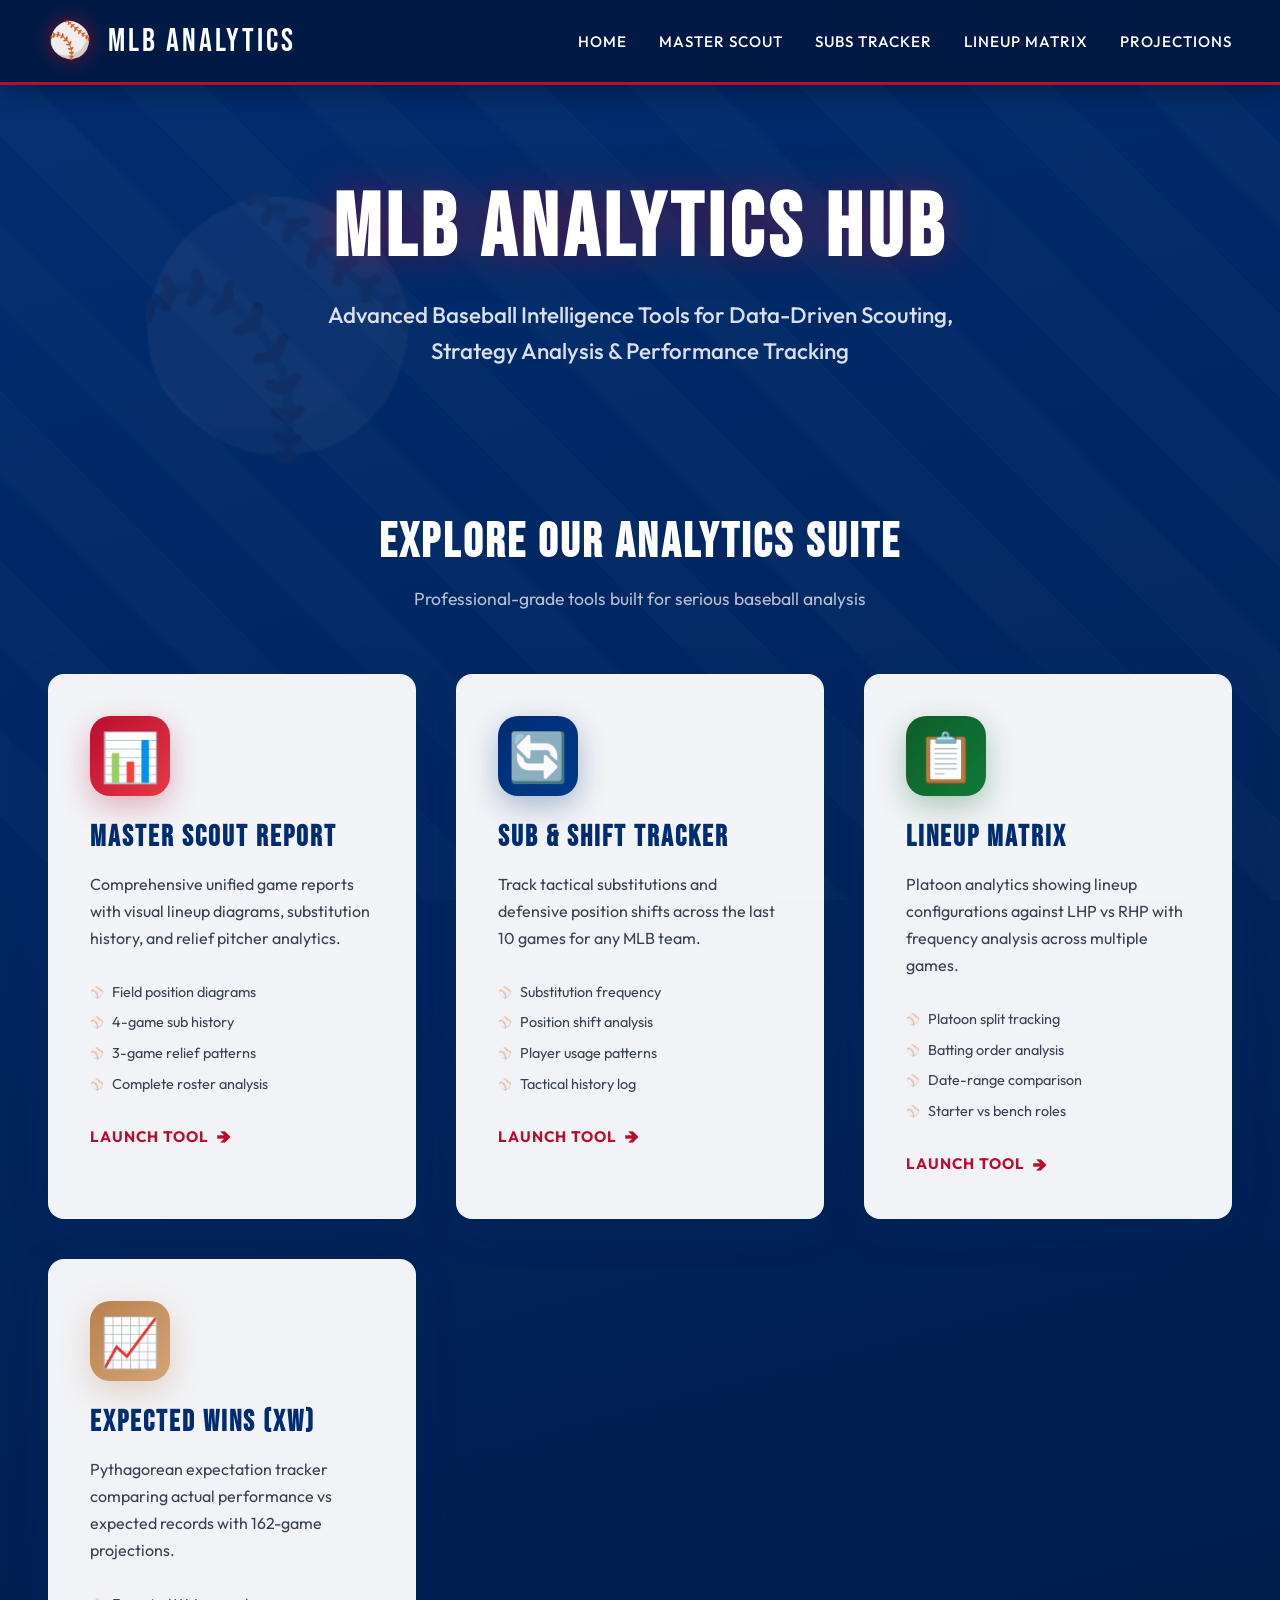
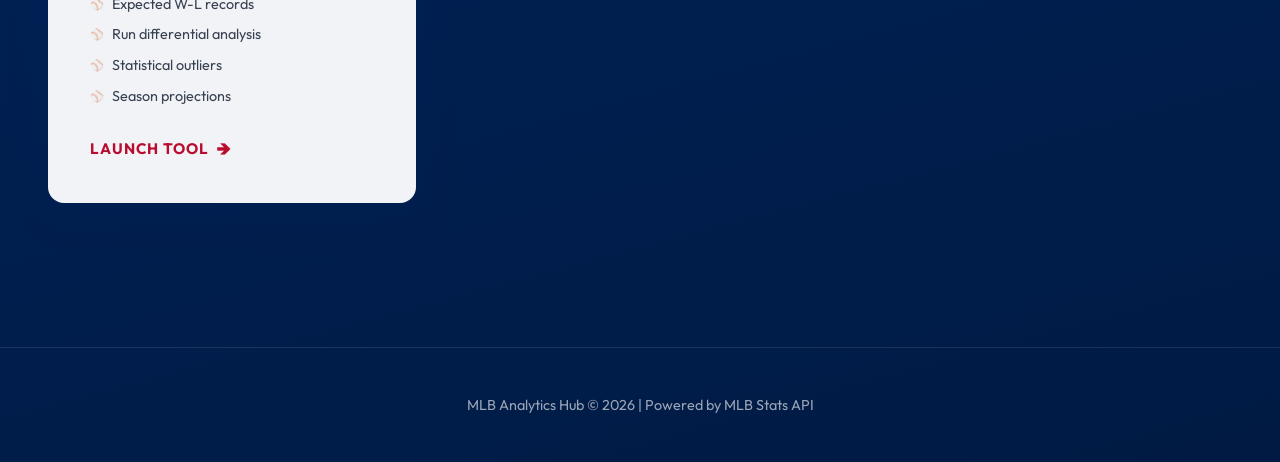
<file: new-index.html>
<!DOCTYPE html>
<html lang="en">
<head>
    <meta charset="UTF-8">
    <meta name="viewport" content="width=device-width, initial-scale=1.0">
    <title>MLB Analytics Hub - Advanced Baseball Intelligence</title>
    <link rel="preconnect" href="https://fonts.googleapis.com">
    <link rel="preconnect" href="https://fonts.gstatic.com" crossorigin>
    <link href="https://fonts.googleapis.com/css2?family=Bebas+Neue&family=Outfit:wght@400;500;700;900&display=swap" rel="stylesheet">
    <style>
        * {
            margin: 0;
            padding: 0;
            box-sizing: border-box;
        }
        
        :root {
            --mlb-navy: #002D72;
            --mlb-red: #BA0C2F;
            --grass: #0D5E2A;
            --dirt: #B8814F;
            --white: #FFFFFF;
            --off-white: #F9FAFB;
            --gray-100: #E5E7EB;
            --gray-700: #374151;
            --shadow: rgba(0, 45, 114, 0.15);
        }
        
        body {
            font-family: 'Outfit', sans-serif;
            background: linear-gradient(165deg, #002D72 0%, #001A43 100%);
            color: var(--gray-700);
            min-height: 100vh;
            position: relative;
            overflow-x: hidden;
        }
        
        /* Baseball field pattern background */
        body::before {
            content: '';
            position: fixed;
            top: 0;
            left: 0;
            right: 0;
            bottom: 0;
            background: 
                repeating-linear-gradient(
                    45deg,
                    transparent,
                    transparent 60px,
                    rgba(255, 255, 255, 0.02) 60px,
                    rgba(255, 255, 255, 0.02) 120px
                );
            pointer-events: none;
            z-index: 0;
        }
        
        /* Navigation */
        .navbar {
            position: fixed;
            top: 0;
            left: 0;
            right: 0;
            background: rgba(0, 26, 67, 0.95);
            backdrop-filter: blur(12px);
            padding: 1.2rem 3rem;
            display: flex;
            justify-content: space-between;
            align-items: center;
            z-index: 1000;
            border-bottom: 3px solid var(--mlb-red);
            box-shadow: 0 4px 30px rgba(0, 0, 0, 0.4);
        }
        
        .nav-brand {
            font-family: 'Bebas Neue', sans-serif;
            font-size: 2rem;
            color: var(--white);
            text-decoration: none;
            letter-spacing: 3px;
            display: flex;
            align-items: center;
            gap: 0.8rem;
            transition: transform 0.3s ease;
        }
        
        .nav-brand:hover {
            transform: scale(1.05);
        }
        
        .nav-brand .baseball-icon {
            font-size: 2.2rem;
            filter: drop-shadow(0 0 10px rgba(186, 12, 47, 0.6));
        }
        
        .nav-links {
            display: flex;
            list-style: none;
            gap: 2rem;
        }
        
        .nav-links a {
            color: var(--white);
            text-decoration: none;
            font-weight: 500;
            font-size: 0.95rem;
            text-transform: uppercase;
            letter-spacing: 1px;
            position: relative;
            padding: 0.5rem 0;
            transition: color 0.3s ease;
        }
        
        .nav-links a::after {
            content: '';
            position: absolute;
            bottom: 0;
            left: 0;
            width: 0;
            height: 2px;
            background: var(--mlb-red);
            transition: width 0.3s ease;
        }
        
        .nav-links a:hover,
        .nav-links a.active {
            color: var(--mlb-red);
        }
        
        .nav-links a:hover::after,
        .nav-links a.active::after {
            width: 100%;
        }
        
        .hamburger {
            display: none;
            flex-direction: column;
            gap: 5px;
            cursor: pointer;
            padding: 8px;
        }
        
        .hamburger span {
            width: 28px;
            height: 3px;
            background: var(--white);
            transition: all 0.3s ease;
            border-radius: 2px;
        }
        
        /* Hero Section */
        .hero {
            position: relative;
            margin-top: 90px;
            padding: 6rem 3rem 4rem;
            text-align: center;
            z-index: 1;
        }
        
        .hero::before {
            content: '⚾';
            position: absolute;
            top: 20%;
            left: 10%;
            font-size: 15rem;
            opacity: 0.05;
            animation: float 6s ease-in-out infinite;
            z-index: -1;
        }
        
        @keyframes float {
            0%, 100% { transform: translateY(0) rotate(0deg); }
            50% { transform: translateY(-30px) rotate(180deg); }
        }
        
        .hero h1 {
            font-family: 'Bebas Neue', sans-serif;
            font-size: 5.5rem;
            line-height: 1;
            color: var(--white);
            letter-spacing: 5px;
            margin-bottom: 1.5rem;
            text-shadow: 0 0 40px rgba(186, 12, 47, 0.5);
            animation: slideDown 1s ease-out;
        }
        
        @keyframes slideDown {
            from {
                opacity: 0;
                transform: translateY(-50px);
            }
            to {
                opacity: 1;
                transform: translateY(0);
            }
        }
        
        .hero .subtitle {
            font-size: 1.4rem;
            color: rgba(255, 255, 255, 0.85);
            font-weight: 500;
            max-width: 700px;
            margin: 0 auto 3rem;
            line-height: 1.6;
            animation: fadeInUp 1s ease-out 0.3s both;
        }
        
        @keyframes fadeInUp {
            from {
                opacity: 0;
                transform: translateY(30px);
            }
            to {
                opacity: 1;
                transform: translateY(0);
            }
        }
        
        /* Tools Grid */
        .tools-section {
            padding: 2rem 3rem 5rem;
            max-width: 1400px;
            margin: 0 auto;
            position: relative;
            z-index: 1;
        }
        
        .section-header {
            text-align: center;
            margin-bottom: 4rem;
        }
        
        .section-header h2 {
            font-family: 'Bebas Neue', sans-serif;
            font-size: 3rem;
            color: var(--white);
            letter-spacing: 3px;
            margin-bottom: 1rem;
            animation: fadeInUp 1s ease-out 0.5s both;
        }
        
        .section-header p {
            color: rgba(255, 255, 255, 0.7);
            font-size: 1.1rem;
            animation: fadeInUp 1s ease-out 0.6s both;
        }
        
        .tools-grid {
            display: grid;
            grid-template-columns: repeat(auto-fit, minmax(320px, 1fr));
            gap: 2.5rem;
        }
        
        .tool-card {
            background: rgba(255, 255, 255, 0.95);
            border-radius: 16px;
            padding: 2.5rem;
            text-decoration: none;
            color: inherit;
            position: relative;
            overflow: hidden;
            box-shadow: 0 10px 40px var(--shadow);
            transition: all 0.4s cubic-bezier(0.4, 0, 0.2, 1);
            border: 2px solid transparent;
            animation: fadeInUp 1s ease-out both;
        }
        
        .tool-card:nth-child(1) { animation-delay: 0.7s; }
        .tool-card:nth-child(2) { animation-delay: 0.8s; }
        .tool-card:nth-child(3) { animation-delay: 0.9s; }
        .tool-card:nth-child(4) { animation-delay: 1s; }
        
        .tool-card::before {
            content: '';
            position: absolute;
            top: 0;
            left: 0;
            width: 100%;
            height: 6px;
            background: linear-gradient(90deg, var(--mlb-red), var(--mlb-navy));
            transform: scaleX(0);
            transform-origin: left;
            transition: transform 0.4s ease;
        }
        
        .tool-card:hover::before {
            transform: scaleX(1);
        }
        
        .tool-card:hover {
            transform: translateY(-12px) scale(1.02);
            box-shadow: 0 20px 60px rgba(186, 12, 47, 0.3);
            border-color: var(--mlb-red);
        }
        
        .tool-icon {
            width: 80px;
            height: 80px;
            border-radius: 20px;
            display: flex;
            align-items: center;
            justify-content: center;
            font-size: 3rem;
            margin-bottom: 1.5rem;
            position: relative;
            transition: transform 0.4s ease;
        }
        
        .tool-card:hover .tool-icon {
            transform: rotate(-10deg) scale(1.15);
        }
        
        .tool-card:nth-child(1) .tool-icon {
            background: linear-gradient(135deg, var(--mlb-red), #E63946);
            box-shadow: 0 10px 30px rgba(186, 12, 47, 0.3);
        }
        
        .tool-card:nth-child(2) .tool-icon {
            background: linear-gradient(135deg, var(--mlb-navy), #003A8C);
            box-shadow: 0 10px 30px rgba(0, 45, 114, 0.3);
        }
        
        .tool-card:nth-child(3) .tool-icon {
            background: linear-gradient(135deg, var(--grass), #0F7A38);
            box-shadow: 0 10px 30px rgba(13, 94, 42, 0.3);
        }
        
        .tool-card:nth-child(4) .tool-icon {
            background: linear-gradient(135deg, var(--dirt), #D4A574);
            box-shadow: 0 10px 30px rgba(184, 129, 79, 0.3);
        }
        
        .tool-card h3 {
            font-family: 'Bebas Neue', sans-serif;
            font-size: 1.8rem;
            margin-bottom: 1rem;
            color: var(--mlb-navy);
            letter-spacing: 2px;
        }
        
        .tool-card p {
            color: var(--gray-700);
            line-height: 1.7;
            margin-bottom: 1.5rem;
            font-size: 1rem;
        }
        
        .tool-card .features {
            list-style: none;
            margin-bottom: 1.5rem;
        }
        
        .tool-card .features li {
            padding: 0.4rem 0;
            color: var(--gray-700);
            font-size: 0.9rem;
            display: flex;
            align-items: center;
            gap: 0.5rem;
        }
        
        .tool-card .features li::before {
            content: '⚾';
            font-size: 0.7rem;
            opacity: 0.6;
        }
        
        .tool-arrow {
            display: inline-flex;
            align-items: center;
            gap: 0.5rem;
            color: var(--mlb-red);
            font-weight: 700;
            font-size: 0.95rem;
            text-transform: uppercase;
            letter-spacing: 1px;
            transition: gap 0.3s ease;
        }
        
        .tool-card:hover .tool-arrow {
            gap: 1rem;
        }
        
        .tool-arrow::after {
            content: '→';
            font-size: 1.3rem;
            font-weight: 900;
        }
        
        /* Footer */
        footer {
            text-align: center;
            padding: 3rem;
            color: rgba(255, 255, 255, 0.6);
            border-top: 1px solid rgba(255, 255, 255, 0.1);
            margin-top: 4rem;
            position: relative;
            z-index: 1;
        }
        
        footer p {
            font-size: 0.9rem;
        }
        
        /* Mobile Responsive */
        @media (max-width: 768px) {
            .navbar {
                padding: 1rem 1.5rem;
            }
            
            .hamburger {
                display: flex;
            }
            
            .hamburger.active span:nth-child(1) {
                transform: rotate(45deg) translate(8px, 8px);
            }
            
            .hamburger.active span:nth-child(2) {
                opacity: 0;
            }
            
            .hamburger.active span:nth-child(3) {
                transform: rotate(-45deg) translate(7px, -7px);
            }
            
            .nav-links {
                position: fixed;
                top: 74px;
                right: -100%;
                flex-direction: column;
                background: rgba(0, 26, 67, 0.98);
                width: 100%;
                padding: 2rem;
                gap: 1.5rem;
                transition: right 0.4s ease;
                box-shadow: 0 10px 40px rgba(0, 0, 0, 0.5);
                border-top: 2px solid var(--mlb-red);
            }
            
            .nav-links.active {
                right: 0;
            }
            
            .hero {
                padding: 3rem 1.5rem 2rem;
                margin-top: 80px;
            }
            
            .hero h1 {
                font-size: 3rem;
            }
            
            .hero .subtitle {
                font-size: 1.1rem;
            }
            
            .tools-section {
                padding: 2rem 1.5rem;
            }
            
            .section-header h2 {
                font-size: 2.2rem;
            }
            
            .tools-grid {
                grid-template-columns: 1fr;
            }
        }
    </style>
</head>
<body>
    <!-- Navigation -->
    <nav class="navbar">
        <a href="index.html" class="nav-brand">
            <span class="baseball-icon">⚾</span>
            MLB ANALYTICS
        </a>
        <ul class="nav-links">
            <li><a href="index.html" class="active">Home</a></li>
            <li><a href="index.html">Master Scout</a></li>
            <li><a href="Subs.html">Subs Tracker</a></li>
            <li><a href="lineups.html">Lineup Matrix</a></li>
            <li><a href="xW.html">Projections</a></li>
        </ul>
        <div class="hamburger">
            <span></span>
            <span></span>
            <span></span>
        </div>
    </nav>

    <!-- Hero Section -->
    <section class="hero">
        <h1>MLB ANALYTICS HUB</h1>
        <p class="subtitle">Advanced Baseball Intelligence Tools for Data-Driven Scouting, Strategy Analysis & Performance Tracking</p>
    </section>

    <!-- Tools Section -->
    <section class="tools-section">
        <div class="section-header">
            <h2>EXPLORE OUR ANALYTICS SUITE</h2>
            <p>Professional-grade tools built for serious baseball analysis</p>
        </div>
        
        <div class="tools-grid">
            
            <a href="index.html" class="tool-card">
                <div class="tool-icon">📊</div>
                <h3>Master Scout Report</h3>
                <p>Comprehensive unified game reports with visual lineup diagrams, substitution history, and relief pitcher analytics.</p>
                <ul class="features">
                    <li>Field position diagrams</li>
                    <li>4-game sub history</li>
                    <li>3-game relief patterns</li>
                    <li>Complete roster analysis</li>
                </ul>
                <span class="tool-arrow">Launch Tool</span>
            </a>

            <a href="Subs.html" class="tool-card">
                <div class="tool-icon">🔄</div>
                <h3>Sub & Shift Tracker</h3>
                <p>Track tactical substitutions and defensive position shifts across the last 10 games for any MLB team.</p>
                <ul class="features">
                    <li>Substitution frequency</li>
                    <li>Position shift analysis</li>
                    <li>Player usage patterns</li>
                    <li>Tactical history log</li>
                </ul>
                <span class="tool-arrow">Launch Tool</span>
            </a>

            <a href="lineups.html" class="tool-card">
                <div class="tool-icon">📋</div>
                <h3>Lineup Matrix</h3>
                <p>Platoon analytics showing lineup configurations against LHP vs RHP with frequency analysis across multiple games.</p>
                <ul class="features">
                    <li>Platoon split tracking</li>
                    <li>Batting order analysis</li>
                    <li>Date-range comparison</li>
                    <li>Starter vs bench roles</li>
                </ul>
                <span class="tool-arrow">Launch Tool</span>
            </a>

            <a href="xW.html" class="tool-card">
                <div class="tool-icon">📈</div>
                <h3>Expected Wins (xW)</h3>
                <p>Pythagorean expectation tracker comparing actual performance vs expected records with 162-game projections.</p>
                <ul class="features">
                    <li>Expected W-L records</li>
                    <li>Run differential analysis</li>
                    <li>Statistical outliers</li>
                    <li>Season projections</li>
                </ul>
                <span class="tool-arrow">Launch Tool</span>
            </a>

        </div>
    </section>

    <!-- Footer -->
    <footer>
        <p>MLB Analytics Hub &copy; 2026 | Powered by MLB Stats API</p>
    </footer>

    <script>
        // Mobile menu toggle
        const hamburger = document.querySelector('.hamburger');
        const navLinks = document.querySelector('.nav-links');
        
        hamburger.addEventListener('click', () => {
            hamburger.classList.toggle('active');
            navLinks.classList.toggle('active');
        });
        
        // Close menu when clicking a link
        document.querySelectorAll('.nav-links a').forEach(link => {
            link.addEventListener('click', () => {
                hamburger.classList.remove('active');
                navLinks.classList.remove('active');
            });
        });
        
        // Highlight active page
        const currentPage = window.location.pathname.split('/').pop() || 'index.html';
        document.querySelectorAll('.nav-links a').forEach(link => {
            const href = link.getAttribute('href');
            if (href === currentPage) {
                link.classList.add('active');
            } else {
                link.classList.remove('active');
            }
        });
    </script>
</body>
</html>
</file>
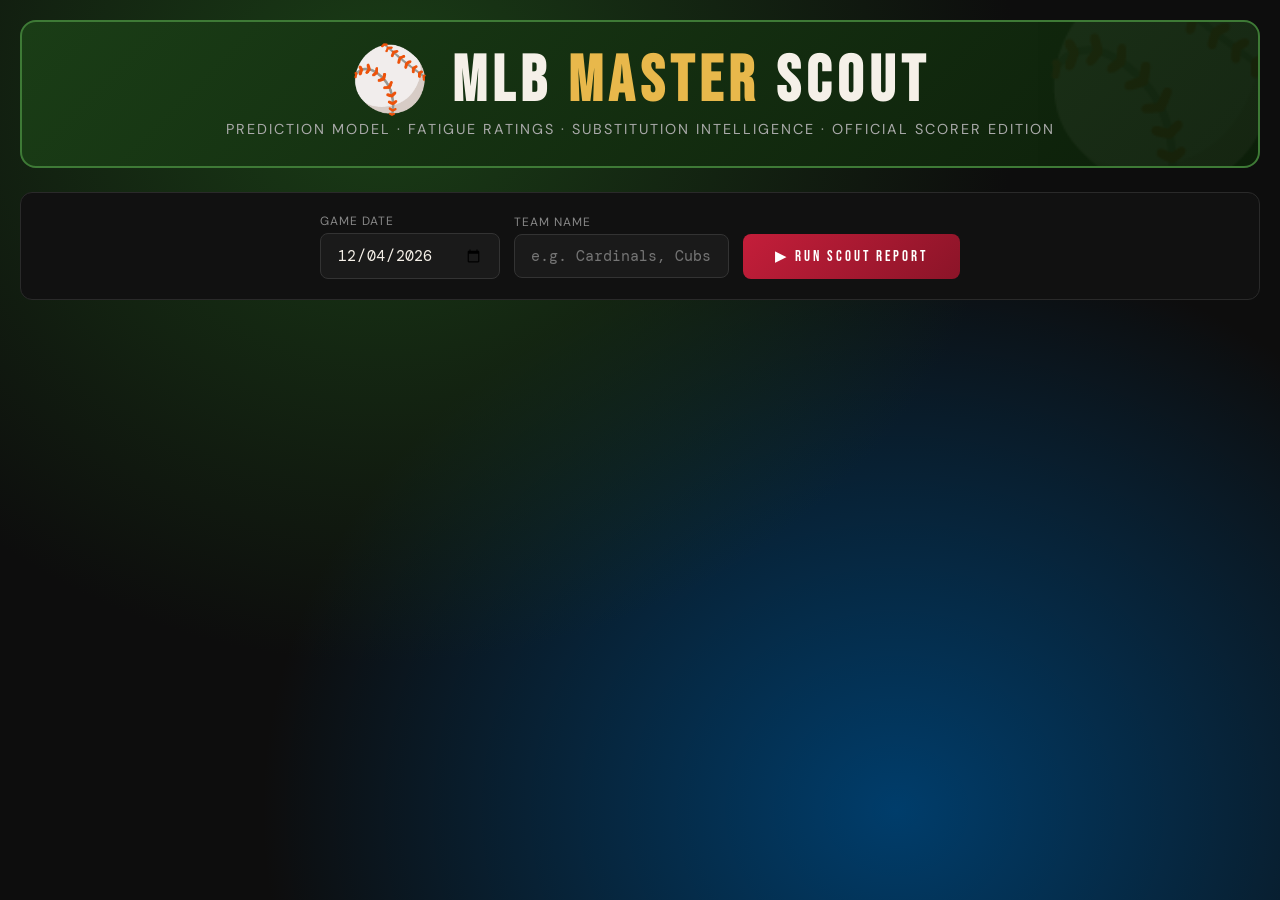
<file: scout_report.html>
<!DOCTYPE html>
<html lang="en">
<head>
<meta charset="UTF-8">
<meta name="viewport" content="width=device-width, initial-scale=1.0">
<title>MLB Master Scout Report</title>
<style>
@import url('https://fonts.googleapis.com/css2?family=Bebas+Neue&family=DM+Mono:wght@400;500&family=DM+Sans:wght@300;400;600;700&display=swap');

:root {
  --green-dark:   #1a3d16;
  --green-field:  #2d5a27;
  --green-light:  #3e7a36;
  --dirt:         #c5a076;
  --dirt-dark:    #9e7a52;
  --cream:        #f5f0e8;
  --white:        #ffffff;
  --black:        #0d0d0d;
  --red:          #c41e3a;
  --red-dark:     #8b1428;
  --blue:         #005A9C;
  --blue-dark:    #003d6b;
  --gold:         #e8b84b;
  --gold-dark:    #b8882b;
  --gray:         #888;
  --gray-light:   #f0f0f0;
  --warn:         #ff6b35;
  --ok:           #4caf50;
  --fatigue-0:    #4caf50;
  --fatigue-1:    #8bc34a;
  --fatigue-2:    #ffc107;
  --fatigue-3:    #ff9800;
  --fatigue-4:    #f44336;
  --predict-bg:   #0d1f3c;
  --predict-hi:   #e8b84b;
}

*, *::before, *::after { box-sizing: border-box; margin: 0; padding: 0; }

body {
  font-family: 'DM Sans', sans-serif;
  background: #0d0d0d;
  background-image: radial-gradient(ellipse at 30% 10%, #1a3d16 0%, transparent 50%),
                    radial-gradient(ellipse at 70% 90%, #003d6b 0%, transparent 50%);
  min-height: 100vh;
  color: var(--cream);
}

.page-wrapper { max-width: 1400px; margin: 0 auto; padding: 20px; }

/* ── HEADER ── */
.header {
  background: linear-gradient(135deg, var(--green-dark) 0%, #0d1f0a 100%);
  border: 2px solid var(--green-light);
  border-radius: 16px;
  padding: 28px 40px;
  text-align: center;
  margin-bottom: 24px;
  position: relative;
  overflow: hidden;
}
.header::before {
  content: '⚾';
  position: absolute;
  font-size: 200px;
  opacity: 0.04;
  top: -40px; right: -30px;
  line-height: 1;
}
.header h1 {
  font-family: 'Bebas Neue', sans-serif;
  font-size: clamp(2.4rem, 5vw, 4rem);
  letter-spacing: 6px;
  color: var(--cream);
  line-height: 1;
}
.header h1 span { color: var(--gold); }
.header p { color: #aaa; font-size: 0.9rem; margin-top: 6px; letter-spacing: 2px; text-transform: uppercase; }

/* ── CONTROLS ── */
.controls {
  background: #111;
  border: 1px solid #2a2a2a;
  border-radius: 12px;
  padding: 20px 28px;
  display: flex;
  flex-wrap: wrap;
  justify-content: center;
  gap: 14px;
  align-items: center;
  margin-bottom: 28px;
}
.controls label { color: #888; font-size: 0.75rem; text-transform: uppercase; letter-spacing: 1px; display: block; margin-bottom: 4px; }
.ctrl-group { display: flex; flex-direction: column; }
.controls input[type="date"],
.controls input[type="text"] {
  padding: 11px 16px;
  font-size: 15px;
  font-family: 'DM Mono', monospace;
  background: #1a1a1a;
  border: 1px solid #333;
  border-radius: 8px;
  color: var(--cream);
  outline: none;
  transition: border-color 0.2s;
  min-width: 180px;
}
.controls input:focus { border-color: var(--gold); }
.run-btn {
  background: linear-gradient(135deg, var(--red) 0%, var(--red-dark) 100%);
  color: white;
  border: none;
  padding: 13px 32px;
  font-size: 15px;
  font-family: 'Bebas Neue', sans-serif;
  letter-spacing: 3px;
  border-radius: 8px;
  cursor: pointer;
  transition: all 0.2s;
  align-self: flex-end;
  min-width: 200px;
}
.run-btn:hover { transform: translateY(-2px); box-shadow: 0 6px 20px rgba(196,30,58,0.4); }
.run-btn:disabled { background: #333; color: #666; transform: none; box-shadow: none; cursor: not-allowed; }

/* ── LOADING ── */
#loading {
  display: none;
  text-align: center;
  padding: 40px;
  font-family: 'DM Mono', monospace;
  color: var(--gold);
  font-size: 1rem;
}
.loading-bar {
  width: 300px; height: 4px;
  background: #222; border-radius: 2px;
  margin: 12px auto;
  overflow: hidden;
}
.loading-bar-inner {
  height: 100%;
  background: linear-gradient(90deg, var(--gold), var(--green-light), var(--gold));
  background-size: 200% 100%;
  animation: loading-slide 1.5s linear infinite;
  width: 60%;
}
@keyframes loading-slide { 0%{background-position:200% 0} 100%{background-position:-200% 0} }

/* ── SECTION TITLES ── */
.section-title {
  font-family: 'Bebas Neue', sans-serif;
  font-size: 1.5rem;
  letter-spacing: 4px;
  padding: 12px 24px;
  border-radius: 10px 10px 0 0;
  display: flex;
  align-items: center;
  gap: 10px;
  margin-top: 36px;
}
.section-title.green  { background: linear-gradient(90deg, var(--green-dark), #0d1f0a); border: 1px solid var(--green-light); border-bottom: none; color: var(--cream); }
.section-title.dark   { background: linear-gradient(90deg, #0d0d0d, #1a1a1a); border: 1px solid #333; border-bottom: none; color: #eee; }
.section-title.blue   { background: linear-gradient(90deg, var(--blue-dark), #001a33); border: 1px solid var(--blue); border-bottom: none; color: #eee; }
.section-title.gold   { background: linear-gradient(90deg, #2a1f00, #1a1300); border: 1px solid var(--gold-dark); border-bottom: none; color: var(--gold); }
.section-title.red    { background: linear-gradient(90deg, var(--red-dark), #3d0010); border: 1px solid var(--red); border-bottom: none; color: #eee; }
.section-icon { font-size: 1.2rem; }

/* ── TABLES ── */
.table-wrap { border-radius: 0 0 10px 10px; overflow: hidden; border: 1px solid #2a2a2a; border-top: none; }
table { width: 100%; border-collapse: collapse; background: #111; font-size: 13.5px; }
th {
  background: #1a1a1a;
  color: #aaa;
  font-family: 'DM Mono', monospace;
  font-size: 11px;
  text-transform: uppercase;
  letter-spacing: 1px;
  padding: 10px 12px;
  border-bottom: 1px solid #2a2a2a;
  font-weight: 500;
}
td {
  padding: 9px 12px;
  border-bottom: 1px solid #1a1a1a;
  vertical-align: top;
  color: #ccc;
}
tr:last-child td { border-bottom: none; }
tr:hover td { background: rgba(255,255,255,0.02); }
.away-col { background: rgba(196,30,58,0.04); }
.home-col  { background: rgba(0,90,156,0.04); }
.out-of-pos { color: var(--warn) !important; font-weight: 700; }
.player-name { font-weight: 600; color: var(--cream); }
.pos-badge {
  display: inline-block;
  background: #222;
  border: 1px solid #444;
  border-radius: 4px;
  padding: 1px 6px;
  font-family: 'DM Mono', monospace;
  font-size: 11px;
  font-weight: 700;
  color: var(--gold);
}
.backup-pos { font-family: 'DM Mono', monospace; font-size: 11px; color: #777; }
.order-num { font-family: 'Bebas Neue', sans-serif; font-size: 1.2rem; color: #555; }
.game-sub-header td {
  background: #1a1a1a !important;
  color: #888;
  font-size: 11px;
  font-family: 'DM Mono', monospace;
  letter-spacing: 1px;
  border-top: 2px solid #333;
  border-bottom: 1px solid #333;
}

/* ── DIAGRAMS ── */
.diagram-container {
  display: flex;
  justify-content: center;
  flex-wrap: wrap;
  gap: 28px;
  margin-top: 28px;
  margin-bottom: 4px;
}
.diagram-card {
  background: linear-gradient(145deg, #0a1f0a, #0d0d0d);
  border-radius: 14px;
  padding: 22px;
  box-shadow: 0 12px 40px rgba(0,0,0,0.5);
  width: 620px;
  border: 2px solid var(--green-dark);
}
.diagram-header {
  text-align: center;
  margin-bottom: 14px;
  padding-bottom: 12px;
  border-bottom: 1px solid #2a2a2a;
}
.diagram-team {
  font-family: 'Bebas Neue', sans-serif;
  font-size: 28px;
  letter-spacing: 4px;
  color: var(--cream);
}
.diagram-date { color: #777; font-size: 12px; font-family: 'DM Mono', monospace; margin-top: 2px; }

.grass { fill: var(--green-field); }
.dirt  { fill: var(--dirt); }
.line  { stroke: rgba(255,255,255,0.3); stroke-width: 2; }
.base  { fill: #fff; }
.p-circle { fill: #cc0000; stroke: #fff; stroke-width: 2; }
.p-num    { fill: #fff; font-size: 13px; font-weight: bold; text-anchor: middle; dominant-baseline: middle; font-family: 'DM Mono', monospace; }
.p-label  { fill: rgba(255,255,255,0.6); font-size: 10px; font-weight: 800; text-anchor: middle; font-family: 'DM Mono', monospace; }
.p-name   { fill: #fff; font-size: 11px; font-weight: bold; text-anchor: middle; font-family: 'DM Sans', sans-serif; }
.p-back   { fill: #aaa; font-size: 10px; text-anchor: middle; font-family: 'DM Mono', monospace; }

/* ── PREDICTION PANEL ── */
.predict-container {
  display: grid;
  grid-template-columns: 1fr 1fr;
  gap: 24px;
  margin-top: 0;
}
@media(max-width: 900px) { .predict-container { grid-template-columns: 1fr; } }

.predict-team-block {
  background: linear-gradient(145deg, var(--predict-bg), #060d1a);
  border: 1px solid #1e3a5f;
  border-radius: 0 0 12px 12px;
  overflow: hidden;
}
.predict-team-header {
  background: #0d1f3c;
  padding: 14px 20px;
  font-family: 'Bebas Neue', sans-serif;
  font-size: 1.3rem;
  letter-spacing: 3px;
  color: var(--gold);
  border-bottom: 1px solid #1e3a5f;
  display: flex;
  align-items: center;
  gap: 10px;
}
.predict-section {
  padding: 16px 20px;
  border-bottom: 1px solid #1a2d45;
}
.predict-section:last-child { border-bottom: none; }
.predict-label {
  font-family: 'DM Mono', monospace;
  font-size: 10px;
  text-transform: uppercase;
  letter-spacing: 2px;
  color: var(--gold);
  margin-bottom: 10px;
  display: flex;
  align-items: center;
  gap: 6px;
}
.predict-row {
  display: flex;
  align-items: flex-start;
  gap: 12px;
  padding: 8px 0;
  border-bottom: 1px solid #0d1f3c;
}
.predict-row:last-child { border-bottom: none; }
.predict-player {
  font-weight: 700;
  color: var(--cream);
  font-size: 13px;
  min-width: 130px;
}
.predict-detail {
  color: #7a9bbf;
  font-size: 12px;
  font-family: 'DM Mono', monospace;
  line-height: 1.5;
  flex: 1;
}
.predict-pct {
  font-family: 'Bebas Neue', sans-serif;
  font-size: 1.3rem;
  color: var(--gold);
  min-width: 48px;
  text-align: right;
}
.predict-empty { color: #555; font-size: 12px; font-style: italic; padding: 8px 0; }

/* ── CONF BAR ── */
.conf-bar {
  height: 3px;
  background: #1a2d45;
  border-radius: 2px;
  margin-top: 4px;
  overflow: hidden;
}
.conf-bar-fill {
  height: 100%;
  border-radius: 2px;
  background: linear-gradient(90deg, var(--blue), var(--gold));
  transition: width 0.5s ease;
}

/* ── BULLPEN FATIGUE ── */
.bullpen-container {
  display: grid;
  grid-template-columns: 1fr 1fr;
  gap: 24px;
}
@media(max-width: 900px) { .bullpen-container { grid-template-columns: 1fr; } }

.bullpen-block {
  background: #111;
  border: 1px solid #2a2a2a;
  border-radius: 0 0 12px 12px;
}
.bullpen-team-header {
  background: #1a1a1a;
  padding: 12px 20px;
  font-family: 'Bebas Neue', sans-serif;
  font-size: 1.2rem;
  letter-spacing: 3px;
  color: #eee;
  border-bottom: 1px solid #2a2a2a;
}
.bullpen-row {
  display: flex;
  align-items: center;
  gap: 12px;
  padding: 10px 20px;
  border-bottom: 1px solid #1a1a1a;
}
.bullpen-row:last-child { border-bottom: none; }
.bp-num {
  font-family: 'DM Mono', monospace;
  font-size: 12px;
  color: #666;
  width: 28px;
  text-align: center;
}
.bp-name {
  font-weight: 600;
  color: var(--cream);
  flex: 1;
  font-size: 13px;
}
.bp-role {
  font-family: 'DM Mono', monospace;
  font-size: 10px;
  color: #888;
  min-width: 55px;
}
.bp-recent {
  font-family: 'DM Mono', monospace;
  font-size: 11px;
  color: #7a9bbf;
  min-width: 90px;
  text-align: right;
}
.fatigue-dot {
  width: 38px; height: 38px;
  border-radius: 50%;
  display: flex; align-items: center; justify-content: center;
  font-family: 'Bebas Neue', sans-serif;
  font-size: 0.85rem;
  letter-spacing: 1px;
  color: #fff;
  flex-shrink: 0;
}
.fat-0 { background: #1a4a1a; color: var(--fatigue-0); border: 2px solid var(--fatigue-0); }
.fat-1 { background: #2a3a10; color: var(--fatigue-1); border: 2px solid var(--fatigue-1); }
.fat-2 { background: #3a2a00; color: var(--fatigue-2); border: 2px solid var(--fatigue-2); }
.fat-3 { background: #3a1e00; color: var(--fatigue-3); border: 2px solid var(--fatigue-3); }
.fat-4 { background: #3a0a0a; color: var(--fatigue-4); border: 2px solid var(--fatigue-4); }

/* ── DEF SPECIALIST FLAGS ── */
.flag-badge {
  display: inline-block;
  padding: 2px 8px;
  border-radius: 4px;
  font-size: 10px;
  font-family: 'DM Mono', monospace;
  font-weight: 700;
  letter-spacing: 1px;
  text-transform: uppercase;
}
.flag-def  { background: rgba(0,90,156,0.3); color: #4da6ff; border: 1px solid #005A9C; }
.flag-pr   { background: rgba(76,175,80,0.2); color: #81c784; border: 1px solid #4caf50; }
.flag-ph   { background: rgba(232,184,75,0.2); color: var(--gold); border: 1px solid var(--gold-dark); }
.flag-lefty{ background: rgba(156,39,176,0.2); color: #ce93d8; border: 1px solid #9c27b0; }
.flag-righty{background: rgba(255,87,34,0.2); color: #ffab91; border: 1px solid #ff5722; }
.flag-warn { background: rgba(255,107,53,0.2); color: var(--warn); border: 1px solid var(--warn); }

/* ── HISTORY TABLES ── */
.history-game-row td { background: #1a1a1a !important; color: #888; font-size: 12px; font-family: 'DM Mono', monospace; border-top: 2px solid #333; }
.path-arrow { color: var(--gold); font-family: 'DM Mono', monospace; }

/* ── PLATOON GRID ── */
.platoon-grid {
  display: grid;
  grid-template-columns: repeat(auto-fill, minmax(140px, 1fr));
  gap: 10px;
  padding: 16px 20px;
}
.platoon-card {
  background: #1a2d45;
  border: 1px solid #1e3a5f;
  border-radius: 8px;
  padding: 12px;
  text-align: center;
}
.platoon-name { font-weight: 700; color: var(--cream); font-size: 12px; margin-bottom: 4px; }
.platoon-hand { display: flex; justify-content: center; gap: 6px; margin-bottom: 6px; }
.platoon-bar-wrap { height: 4px; background: #0d1f3c; border-radius: 2px; overflow: hidden; margin-bottom: 4px; }
.platoon-bar-fill { height: 100%; border-radius: 2px; }
.platoon-vs-l { background: linear-gradient(90deg, #9c27b0, #ce93d8); }
.platoon-vs-r { background: linear-gradient(90deg, #ff5722, #ffab91); }
.platoon-stat { font-family: 'DM Mono', monospace; font-size: 10px; color: #888; }

/* ── SCOREBOARD-STYLE MATCHUP HEADER ── */
.matchup-header {
  display: flex;
  justify-content: center;
  align-items: center;
  gap: 24px;
  background: #111;
  border: 1px solid #2a2a2a;
  border-radius: 12px;
  padding: 20px 32px;
  margin-bottom: 28px;
  flex-wrap: wrap;
}
.matchup-team { text-align: center; }
.matchup-team-name {
  font-family: 'Bebas Neue', sans-serif;
  font-size: 2rem;
  letter-spacing: 4px;
  line-height: 1;
}
.matchup-team-label { font-size: 11px; color: #666; letter-spacing: 2px; text-transform: uppercase; font-family: 'DM Mono', monospace; margin-top: 2px; }
.matchup-vs {
  font-family: 'Bebas Neue', sans-serif;
  font-size: 2.5rem;
  color: #444;
  letter-spacing: 4px;
}
.matchup-date {
  text-align: center;
  font-family: 'DM Mono', monospace;
  font-size: 12px;
  color: #666;
}
.away-name { color: var(--red); }
.home-name { color: #4da6ff; }
</style>
</head>
<body>
<div class="page-wrapper">

  <div class="header">
    <h1>⚾ MLB <span>Master</span> Scout</h1>
    <p>Prediction Model · Fatigue Ratings · Substitution Intelligence · Official Scorer Edition</p>
  </div>

  <div class="controls">
    <div class="ctrl-group">
      <label>Game Date</label>
      <input type="date" id="dateInput">
    </div>
    <div class="ctrl-group">
      <label>Team Name</label>
      <input type="text" id="teamInput" placeholder="e.g. Cardinals, Cubs, Red Sox">
    </div>
    <button class="run-btn" id="runBtn" onclick="runMasterScout()">▶ RUN SCOUT REPORT</button>
  </div>

  <div id="loading">
    <div id="loadingMsg">⚾ Scouting in progress...</div>
    <div class="loading-bar"><div class="loading-bar-inner"></div></div>
  </div>
  <div id="reportContainer"></div>

</div>

<script>
// ═══════════════════════════════════════════════════════
// 1. CORE UTILITIES
// ═══════════════════════════════════════════════════════

function setLoading(msg) {
  document.getElementById('loadingMsg').textContent = msg;
}

async function fetchJSON(url) {
  const r = await fetch(url);
  if (!r.ok) throw new Error("API Error: " + url);
  return r.json();
}

function abbreviateSub(desc) {
  if (!desc) return "";
  return desc
    .replace(/Defensive Substitution:/gi, "DEF SUB:")
    .replace(/Offensive Substitution:/gi, "OFF SUB:")
    .replace(/Defensive switch from/gi, "DEF SWITCH")
    .replace(/Pinch-hitter/gi, "PH")
    .replace(/Pinch-runner/gi, "PR")
    .replace(/remains in the game as the/gi, "→")
    .replace(/center field/gi, "CF").replace(/left field/gi, "LF")
    .replace(/right field/gi, "RF").replace(/first base/gi, "1B")
    .replace(/second base/gi, "2B").replace(/third base/gi, "3B")
    .replace(/shortstop/gi, "SS").replace(/catcher/gi, "C")
    .replace(/designated hitter/gi, "DH").replace(/pitcher/gi, "P")
    .replace(/batting (\d)\w+, playing/gi, "bat#$1")
    .trim();
}

async function getTeamId(input) {
  const data = await fetchJSON("https://statsapi.mlb.com/api/v1/teams?sportId=1");
  const search = input.toLowerCase().trim();
  for (let t of data.teams) {
    if (t.abbreviation.toLowerCase() === search ||
        t.teamName.toLowerCase() === search ||
        t.name.toLowerCase().includes(search)) return t.id;
  }
  return null;
}

async function getPlayerVersatility(playerId, activePos) {
  try {
    const data = await fetchJSON(`https://statsapi.mlb.com/api/v1/people/${playerId}?hydrate=stats(group=[fielding],type=[career])`);
    const stats = data.people[0]?.stats;
    if (!stats?.length) return "";
    let positions = [];
    for (let split of stats[0].splits) {
      let pos = split.position.abbreviation;
      if (!["P","DH","PH","PR","TWP","O",activePos].includes(pos) && !positions.includes(pos))
        positions.push(pos);
    }
    return positions.sort().join(", ");
  } catch(e) { return ""; }
}

async function formatPlayerData(p, isStarter) {
  let gamePos = p.position.abbreviation;
  if (isStarter && p.allPositions?.length) gamePos = p.allPositions[0].abbreviation;
  const primPos = p.person?.primaryPosition?.abbreviation || gamePos;
  const isOutOfPos = isStarter && gamePos !== primPos && primPos !== "TWP" && gamePos !== "DH";
  return {
    num: p.jerseyNumber || "-",
    id: p.person.id,
    name: p.person.fullName,
    pos: gamePos,
    prim: primPos,
    backups: await getPlayerVersatility(p.person.id, gamePos),
    isOutOfPos,
    bats: p.person.batSide?.code || "?",
    throws: p.person.pitchHand?.code || "?"
  };
}

async function getPlayerInSlot(players, slot) {
  for (let id in players) {
    if (players[id].battingOrder == slot)
      return await formatPlayerData(players[id], true);
  }
  return {num:"", id:0, name:"TBD", pos:"", backups:"", isOutOfPos:false, prim:"", bats:"?", throws:"?"};
}

async function getBench(players) {
  let promises = [];
  for (let id in players) {
    let p = players[id];
    let order = parseInt(p.battingOrder);
    if (p.position.abbreviation !== "P" && (!order || order % 100 !== 0))
      promises.push(formatPlayerData(p, false));
  }
  return Promise.all(promises);
}

// ═══════════════════════════════════════════════════════
// 2. GAME LIST HELPERS
// ═══════════════════════════════════════════════════════

async function getPastGameList(endDateStr, teamName, lookbackDays = 60) {
  try {
    let end = new Date(endDateStr + "T12:00:00");
    let start = new Date(end); start.setDate(start.getDate() - lookbackDays);
    let startStr = start.toISOString().split('T')[0];
    let endStr   = end.toISOString().split('T')[0];
    const schedule = await fetchJSON(`https://statsapi.mlb.com/api/v1/schedule?sportId=1&startDate=${startStr}&endDate=${endStr}`);
    let games = [];
    if (schedule.dates) {
      for (let d of schedule.dates) {
        for (let g of d.games) {
          const away = g.teams.away.team.name.toLowerCase();
          const home = g.teams.home.team.name.toLowerCase();
          const srch = teamName.toLowerCase();
          if ((away.includes(srch) || home.includes(srch)) && g.status.abstractGameState === "Final") {
            games.push({
              pk: g.gamePk, date: d.date,
              summary: g.teams.away.team.name + " @ " + g.teams.home.team.name,
              awayName: g.teams.away.team.name, homeName: g.teams.home.team.name
            });
          }
        }
      }
    }
    return games.sort((a,b) => new Date(b.date)-new Date(a.date));
  } catch(e) { return []; }
}

// ═══════════════════════════════════════════════════════
// 3. HISTORY: SUB PATTERNS
// ═══════════════════════════════════════════════════════

async function getHistoryData(endDateStr, teamName) {
  let history = [], games = await getPastGameList(endDateStr, teamName, 45);
  let recent = games.slice(0, 4);
  for (let game of recent) {
    let [live, box] = await Promise.all([
      fetchJSON(`https://statsapi.mlb.com/api/v1/game/${game.pk}/playByPlay`),
      fetchJSON(`https://statsapi.mlb.com/api/v1/game/${game.pk}/boxscore`)
    ]);
    let side = (game.awayName.toLowerCase().includes(teamName.toLowerCase())) ? "away" : "home";
    let players = box.teams[side].players;
    let gameSubs = [];
    let allSubLines = [];
    if (live.allPlays) {
      live.allPlays.forEach(play => {
        let inning = (play.about.halfInning === "bottom" ? "B" : "T") + play.about.inning;
        if (play.playEvents) {
          play.playEvents.forEach(ev => {
            if (ev.details?.description) allSubLines.push({inning, desc: ev.details.description});
          });
        }
      });
    }
    for (let id in players) {
      let p = players[id];
      if (p.position.abbreviation === "P") continue;
      let order = parseInt(p.battingOrder);
      let isStarter = (order && order % 100 === 0);
      let allPos = (p.allPositions || []).map(pos => pos.abbreviation);
      let lastName = p.person.fullName.split(" ").pop();
      let entryDetail = "";
      for (let l of allSubLines) {
        if (l.desc.includes(lastName) && (l.desc.includes("Substitution")||l.desc.includes("pinch")||l.desc.includes("to "))) {
          entryDetail = l.inning + ": " + abbreviateSub(l.desc.split(".")[0]);
          break;
        }
      }
      if (!isStarter) {
        if ((p.stats.batting?.plateAppearances > 0)||(parseFloat(p.stats.fielding?.inningsPlayed||0) > 0)) {
          gameSubs.push([p.jerseyNumber||"-", p.person.fullName, allPos.join("→"), entryDetail||"ENT"]);
        }
      } else if (allPos.length > 1) {
        gameSubs.push([p.jerseyNumber||"-", p.person.fullName, allPos.join("→"), entryDetail||"SHIFT"]);
      }
    }
    history.push({date: game.date, summary: game.summary, subs: gameSubs});
  }
  return history;
}

// ═══════════════════════════════════════════════════════
// 4. PREDICTION MODEL — EXTENDED HISTORY ANALYSIS
// ═══════════════════════════════════════════════════════

async function buildPredictionModel(endDateStr, teamName) {
  let games = await getPastGameList(endDateStr, teamName, 60);
  let allGames = games.slice(0, 20); // up to 20 games

  // Counters per player
  let phCount = {}, prCount = {}, defCount = {}, platoonPH = {}, totalGames = allGames.length;
  let playerHandedness = {}; // pid -> bats

  for (let game of allGames) {
    try {
      let [live, box] = await Promise.all([
        fetchJSON(`https://statsapi.mlb.com/api/v1/game/${game.pk}/playByPlay`),
        fetchJSON(`https://statsapi.mlb.com/api/v1/game/${game.pk}/boxscore`)
      ]);
      let side = (game.awayName.toLowerCase().includes(teamName.toLowerCase())) ? "away" : "home";
      let players = box.teams[side].players;

      // Starters batting orders
      let starterIds = new Set();
      for (let id in players) {
        let p = players[id];
        let order = parseInt(p.battingOrder);
        if (order && order % 100 === 0) starterIds.add(p.person.id);
        playerHandedness[p.person.id] = p.person.batSide?.code || "?";
      }

      // Walk through plays to capture PH/PR/DEF
      if (live.allPlays) {
        for (let play of live.allPlays) {
          let inning = play.about.inning;
          if (play.playEvents) {
            for (let ev of play.playEvents) {
              let desc = ev.details?.description || "";
              if (!desc) continue;
              // Find which player this references
              for (let id in players) {
                let p = players[id];
                let pid = p.person.id;
                let lastName = p.person.fullName.split(" ").pop();
                if (!desc.includes(lastName)) continue;
                let order = parseInt(p.battingOrder);
                let isStarter = (order && order % 100 === 0);
                if (isStarter) continue;

                if (/pinch.hit/i.test(desc)||/Offensive Substitution.*batting/i.test(desc)) {
                  phCount[pid] = (phCount[pid]||0)+1;
                  // detect platoon context from pitcher hand in lineup data
                  let pitchers = box.teams[side==="away"?"home":"away"].pitchers||[];
                  let sp = pitchers[0];
                  let spData = sp ? box.teams[side==="away"?"home":"away"].players["ID"+sp] : null;
                  let pitcherHand = spData?.person?.pitchHand?.code || "?";
                  let batsHand = playerHandedness[pid] || "?";
                  let matchup = batsHand + "vP" + pitcherHand; // e.g. LvPR = lefty batter vs right pitcher
                  if (!platoonPH[pid]) platoonPH[pid] = {};
                  platoonPH[pid][matchup] = (platoonPH[pid][matchup]||0)+1;
                  // track late (inning >= 6)
                  if (!platoonPH[pid].lateInning) platoonPH[pid].lateInning = 0;
                  if (inning >= 6) platoonPH[pid].lateInning++;

                } else if (/pinch.run/i.test(desc)||/Offensive Substitution.*running/i.test(desc)) {
                  prCount[pid] = (prCount[pid]||0)+1;
                } else if (/Defensive Substitution/i.test(desc)||/Defensive switch/i.test(desc)) {
                  defCount[pid] = (defCount[pid]||0)+1;
                }
              }
            }
          }
        }
      }
    } catch(e) { /* skip bad game */ }
  }

  // Build player name lookup from last game box
  let playerNames = {};
  let jerseys = {};
  try {
    let lastGame = allGames[0];
    if (lastGame) {
      let box = await fetchJSON(`https://statsapi.mlb.com/api/v1/game/${lastGame.pk}/boxscore`);
      let side = (lastGame.awayName.toLowerCase().includes(teamName.toLowerCase())) ? "away" : "home";
      for (let id in box.teams[side].players) {
        let p = box.teams[side].players[id];
        playerNames[p.person.id] = p.person.fullName;
        jerseys[p.person.id] = p.jerseyNumber||"-";
      }
    }
  } catch(e) {}

  // Sort and build prediction arrays
  let phList = Object.entries(phCount)
    .sort((a,b)=>b[1]-a[1])
    .slice(0,8)
    .map(([pid, count]) => ({
      pid: +pid, name: playerNames[pid]||"ID:"+pid, num: jerseys[pid]||"-",
      count, pct: Math.round(count/totalGames*100),
      platoon: platoonPH[pid]||{},
      bats: playerHandedness[pid]||"?"
    }));

  let prList = Object.entries(prCount)
    .sort((a,b)=>b[1]-a[1])
    .slice(0,5)
    .map(([pid, count]) => ({
      pid: +pid, name: playerNames[pid]||"ID:"+pid, num: jerseys[pid]||"-",
      count, pct: Math.round(count/totalGames*100), bats: playerHandedness[pid]||"?"
    }));

  let defList = Object.entries(defCount)
    .sort((a,b)=>b[1]-a[1])
    .slice(0,5)
    .map(([pid, count]) => ({
      pid: +pid, name: playerNames[pid]||"ID:"+pid, num: jerseys[pid]||"-",
      count, pct: Math.round(count/totalGames*100), bats: playerHandedness[pid]||"?"
    }));

  return { phList, prList, defList, totalGames };
}

// ═══════════════════════════════════════════════════════
// 5. BULLPEN FATIGUE MODEL
// ═══════════════════════════════════════════════════════

async function buildBullpenFatigue(endDateStr, teamName) {
  let games = await getPastGameList(endDateStr, teamName, 10);
  let recent = games.slice(0, 5); // last 5 games for fatigue
  let relievers = {}; // pid -> {name, num, throws, appearances: [{date, pitches, ip, er}]}
  let gameIndex = 0;

  for (let game of recent) {
    try {
      let box = await fetchJSON(`https://statsapi.mlb.com/api/v1/game/${game.pk}/boxscore`);
      let side = (game.awayName.toLowerCase().includes(teamName.toLowerCase())) ? "away" : "home";
      let teamBox = box.teams[side];
      if (!teamBox.pitchers) continue;
      for (let i = 1; i < teamBox.pitchers.length; i++) { // skip starter (index 0)
        let p = teamBox.players["ID"+teamBox.pitchers[i]];
        if (!p) continue;
        let pid = p.person.id;
        let s = p.stats.pitching||{};
        if (!relievers[pid]) {
          relievers[pid] = {
            name: p.person.fullName, num: p.jerseyNumber||"-",
            throws: p.person.pitchHand?.code||"?",
            appearances: []
          };
        }
        relievers[pid].appearances.push({
          date: game.date, gameIndex,
          pitches: +(s.numberOfPitches||0),
          ip: parseFloat(s.inningsPitched||0),
          er: +(s.earnedRuns||0),
          k: +(s.strikeOuts||0)
        });
      }
    } catch(e) {}
    gameIndex++;
  }

  // Compute fatigue score for each reliever
  let today = new Date(endDateStr + "T12:00:00");
  let fatigueList = Object.entries(relievers).map(([pid, rp]) => {
    let totalPitches5 = rp.appearances.reduce((s,a)=>s+a.pitches, 0);
    let gamesBack = rp.appearances[0]?.gameIndex ?? 99; // how many games ago last appeared
    let lastPitches = rp.appearances[0]?.pitches || 0;
    let apps5 = rp.appearances.length;

    // Fatigue 0-4: higher = more tired
    let fatigue = 0;
    if (gamesBack === 0) { // pitched today/most recent
      if (lastPitches >= 25) fatigue = 4;
      else if (lastPitches >= 15) fatigue = 3;
      else fatigue = 2;
    } else if (gamesBack === 1) {
      if (lastPitches >= 30) fatigue = 3;
      else if (totalPitches5 > 70) fatigue = 2;
      else fatigue = 1;
    } else if (apps5 >= 4) {
      fatigue = totalPitches5 > 90 ? 2 : 1;
    }

    let fatLabel = ["FRESH","OK","USED","TIRED","LIMIT"][fatigue];
    let recentStr = rp.appearances.slice(0,3).map(a=>`${a.ip}ip/${a.pitches}p`).join(", ");

    // Identify likely role from pitch counts and appearance frequency
    let avgPitches = apps5 > 0 ? Math.round(totalPitches5/apps5) : 0;
    let role = avgPitches >= 80 ? "SP/Long" : avgPitches >= 25 ? "MR" : "SRP";
    // Heuristic for closer: highest # of appearances AND low er
    // (we can't know role for sure without more data, so label by usage)

    return {pid:+pid, ...rp, fatigue, fatLabel, recentStr, avgPitches, apps5, totalPitches5, gamesBack, role};
  });

  return fatigueList.sort((a,b) => {
    // Sort: relievers with most recent activity first, then by fatigue desc
    if (a.gamesBack !== b.gamesBack) return a.gamesBack - b.gamesBack;
    return b.fatigue - a.fatigue;
  });
}

// Relief pitcher history (original 3-game format)
async function getReliefHistory(endDateStr, teamName) {
  let history = [], games = await getPastGameList(endDateStr, teamName, 30);
  for (let game of games.slice(0,3)) {
    try {
      let box = await fetchJSON(`https://statsapi.mlb.com/api/v1/game/${game.pk}/boxscore`);
      let side = (game.awayName.toLowerCase().includes(teamName.toLowerCase())) ? "away" : "home";
      let teamBox = box.teams[side];
      let relievers = [];
      if (teamBox.pitchers) {
        for (let i = 1; i < teamBox.pitchers.length; i++) {
          let p = teamBox.players["ID"+teamBox.pitchers[i]];
          let s = p.stats.pitching;
          relievers.push([p.jerseyNumber||"-", p.person.fullName,
            s.inningsPitched+"ip ("+s.earnedRuns+"er)", s.numberOfPitches||0,
            p.person.pitchHand?.code||"?"]);
        }
      }
      history.push({summary: game.summary+" ("+game.date+")", relievers});
    } catch(e) {}
  }
  return history;
}

// ═══════════════════════════════════════════════════════
// 6. DIAGRAM GENERATOR
// ═══════════════════════════════════════════════════════

function generateDiagramSVG(lineup) {
  const cx = 300, hpY = 520;
  const posMap = {
    'P':  {x:cx,      y:hpY-175, lbl:'P'},
    'C':  {x:cx,      y:hpY+25,  lbl:'C'},
    '1B': {x:cx+130,  y:hpY-265, lbl:'1B'},
    '2B': {x:cx+80,   y:hpY-360, lbl:'2B'},
    '3B': {x:cx-130,  y:hpY-265, lbl:'3B'},
    'SS': {x:cx-80,   y:hpY-360, lbl:'SS'},
    'LF': {x:cx-180,  y:hpY-390, lbl:'LF'},
    'CF': {x:cx,      y:hpY-500, lbl:'CF'},
    'RF': {x:cx+180,  y:hpY-390, lbl:'RF'},
    'DH': {x:520,     y:550,     lbl:'DH'}
  };
  return `<svg width="100%" viewBox="0 0 600 600" xmlns="http://www.w3.org/2000/svg">
    <path d="M 300 520 L 20 240 A 300 400 0 0 1 580 240 Z" class="grass"/>
    <path d="M 300 520 L 80 300 A 230 280 0 0 1 520 300 Z" class="dirt"/>
    <path d="M 300 480 L 465 315 L 300 150 L 135 315 Z" class="grass"/>
    <circle cx="300" cy="520" r="45" class="dirt"/>
    <circle cx="300" cy="345" r="35" class="dirt"/>
    <rect x="285" y="343" width="30" height="4" fill="#fff"/>
    <line x1="300" y1="520" x2="20" y2="240" class="line"/>
    <line x1="300" y1="520" x2="580" y2="240" class="line"/>
    <rect x="292" y="512" width="16" height="16" class="base" transform="rotate(45 300 520)"/>
    <rect x="457" y="307" width="16" height="16" class="base" transform="rotate(45 465 315)"/>
    <rect x="292" y="142" width="16" height="16" class="base" transform="rotate(45 300 150)"/>
    <rect x="127" y="307" width="16" height="16" class="base" transform="rotate(45 135 315)"/>
    ${lineup.map(pl=>{
      const p=posMap[pl.pos]; if(!p) return '';
      return `<g>
        <circle cx="${p.x}" cy="${p.y}" r="20" class="p-circle"/>
        <text x="${p.x}" y="${p.y}" class="p-num">${pl.num}</text>
        <text x="${p.x}" y="${p.y-28}" class="p-label">${p.lbl}</text>
        <text x="${p.x}" y="${p.y+34}" class="p-name">${pl.name.split(' ').pop()}</text>
        <text x="${p.x}" y="${p.y+47}" class="p-back">${pl.backups||''}</text>
      </g>`;
    }).join('')}
  </svg>`;
}

// ═══════════════════════════════════════════════════════
// 7. HTML RENDER HELPERS
// ═══════════════════════════════════════════════════════

function handBadge(bats) {
  if (!bats || bats === "?") return "";
  let cls = bats === "L" ? "flag-lefty" : bats === "R" ? "flag-righty" : "flag-warn";
  return `<span class="flag-badge ${cls}">${bats}</span>`;
}

function renderPredictionPanel(awayName, homeName, awayPred, homePred, awayLineup, homeLineup) {
  function descPlatoon(platoon) {
    let parts = [];
    if (platoon.LvPR) parts.push(`vs R: ${platoon.LvPR}×`);
    if (platoon.LvPL) parts.push(`vs L: ${platoon.LvPL}×`);
    if (platoon.RvPR) parts.push(`vs R: ${platoon.RvPR}×`);
    if (platoon.RvPL) parts.push(`vs L: ${platoon.RvPL}×`);
    if (platoon.lateInning) parts.push(`Late(6+): ${platoon.lateInning}×`);
    return parts.join(" · ")||"";
  }

  function renderTeamBlock(name, pred, lineup) {
    // Figure out who each PH most often replaces by batting slot position
    let lineupNames = lineup.map(p=>p.name);

    let phHTML = pred.phList.length ? pred.phList.map(p=>`
      <div class="predict-row">
        <div>
          <div class="predict-player">#${p.num} ${p.name} ${handBadge(p.bats)}</div>
          <div class="predict-detail">${descPlatoon(p.platoon)||"General PH"}</div>
          <div class="conf-bar"><div class="conf-bar-fill" style="width:${Math.min(p.pct,100)}%"></div></div>
        </div>
        <div class="predict-pct">${p.pct}%</div>
      </div>`).join('')
      : `<div class="predict-empty">Insufficient history data</div>`;

    let prHTML = pred.prList.length ? pred.prList.map(p=>`
      <div class="predict-row">
        <div>
          <div class="predict-player">#${p.num} ${p.name} ${handBadge(p.bats)}</div>
          <div class="predict-detail">Used as PR in ${p.count}/${pred.totalGames} games</div>
          <div class="conf-bar"><div class="conf-bar-fill" style="width:${Math.min(p.pct,100)}%"></div></div>
        </div>
        <div class="predict-pct">${p.pct}%</div>
      </div>`).join('')
      : `<div class="predict-empty">No PR data found</div>`;

    let defHTML = pred.defList.length ? pred.defList.map(p=>`
      <div class="predict-row">
        <div>
          <div class="predict-player">#${p.num} ${p.name} ${handBadge(p.bats)} <span class="flag-badge flag-def">DEF</span></div>
          <div class="predict-detail">Def. sub in ${p.count}/${pred.totalGames} games — late-game specialist flag</div>
          <div class="conf-bar"><div class="conf-bar-fill" style="width:${Math.min(p.pct,100)}%"></div></div>
        </div>
        <div class="predict-pct">${p.pct}%</div>
      </div>`).join('')
      : `<div class="predict-empty">No defensive specialist pattern detected</div>`;

    return `
      <div class="predict-team-block">
        <div class="predict-team-header">🎯 ${name}</div>
        <div class="predict-section">
          <div class="predict-label">🪄 Pinch Hit Likelihood <span style="color:#555;font-weight:400">(${pred.totalGames} game sample)</span></div>
          ${phHTML}
        </div>
        <div class="predict-section">
          <div class="predict-label">🏃 Pinch Run Likelihood</div>
          ${prHTML}
        </div>
        <div class="predict-section">
          <div class="predict-label">🛡 Defensive Specialist Flags</div>
          ${defHTML}
        </div>
      </div>`;
  }

  return `
    <div class="section-title gold" style="margin-top:36px;">
      <span class="section-icon">🎯</span> SUBSTITUTION PREDICTION MODEL
    </div>
    <div class="predict-container">
      ${renderTeamBlock(awayName, awayPred, awayLineup)}
      ${renderTeamBlock(homeName, homePred, homeLineup)}
    </div>`;
}

function renderBullpenPanel(awayName, homeName, awayBullpen, homeBullpen, awayLineup, homeLineup) {
  function renderBullpenBlock(name, bullpen) {
    if (!bullpen.length) return `
      <div class="bullpen-block">
        <div class="bullpen-team-header">${name}</div>
        <div style="padding:20px;color:#555;font-style:italic;">No bullpen data available</div>
      </div>`;

    // Flag possible late-game lineup impact: if a reliever is predicted to pitch late,
    // note bench players who could enter for them or following their appearance
    let rows = bullpen.map(rp => {
      let dotCls = `fat-${rp.fatigue}`;
      let handBadgeStr = rp.throws ? `<span class="flag-badge ${rp.throws==='L'?'flag-lefty':'flag-righty'}">${rp.throws}HP</span>` : '';
      let roleBadge = `<span class="flag-badge flag-def">${rp.role}</span>`;
      return `
        <div class="bullpen-row">
          <div class="fatigue-dot ${dotCls}">${rp.fatLabel}</div>
          <div class="bp-num">${rp.num}</div>
          <div class="bp-name">
            ${rp.name}
            <div style="margin-top:3px;display:flex;gap:4px;flex-wrap:wrap;">
              ${handBadgeStr} ${roleBadge}
              ${rp.gamesBack === 0 ? '<span class="flag-badge flag-warn">RECENT</span>' : ''}
            </div>
          </div>
          <div class="bp-role" style="text-align:right;">
            <div style="font-size:10px;color:#888;">${rp.apps5} app/${rp.totalPitches5}p</div>
            <div style="font-size:10px;color:#666;">~${rp.avgPitches}p avg</div>
          </div>
          <div class="bp-recent">${rp.recentStr}</div>
        </div>`;
    });

    return `
      <div class="bullpen-block">
        <div class="bullpen-team-header">${name} BULLPEN</div>
        <div style="padding:8px 20px;background:#0d0d0d;border-bottom:1px solid #1a1a1a;">
          <span style="font-size:11px;color:#555;font-family:'DM Mono',monospace;">
            FRESH=0 games rest · OK=1+ days · USED=2×/week · TIRED=high recent load · LIMIT=max effort recent
          </span>
        </div>
        ${rows.join('')}
      </div>`;
  }

  // Build predicted bullpen lineups based on fatigue
  function renderBullpenPrediction(name, bullpen, oppLineup) {
    let freshList = bullpen.filter(r=>r.fatigue<=1).map(r=>`#${r.num} ${r.name} (${r.fatLabel})`);
    let tiredList = bullpen.filter(r=>r.fatigue>=3).map(r=>`#${r.num} ${r.name}`);
    let lefties = bullpen.filter(r=>r.throws==='L'&&r.fatigue<=2).map(r=>`#${r.num} ${r.name}`);
    let righties = bullpen.filter(r=>r.throws==='R'&&r.fatigue<=2).map(r=>`#${r.num} ${r.name}`);

    // Identify platoon threats in opposing lineup
    let leftBatters = oppLineup.filter(p=>p.bats==='L').map(p=>p.name.split(' ').pop());
    let rightBatters = oppLineup.filter(p=>p.bats==='R').map(p=>p.name.split(' ').pop());

    return `
      <div style="padding:14px 20px;border-top:2px solid #1a2d45;background:#080f1a;">
        <div class="predict-label" style="margin-bottom:8px;">💡 BULLPEN PREDICTION NOTES — ${name}</div>
        ${freshList.length ? `<div style="font-size:12px;color:#7a9bbf;margin-bottom:5px;">🟢 Most likely available: ${freshList.join(', ')}</div>` : ''}
        ${tiredList.length ? `<div style="font-size:12px;color:#f44336;margin-bottom:5px;">🔴 High fatigue — unlikely unless emergency: ${tiredList.join(', ')}</div>` : ''}
        ${lefties.length ? `<div style="font-size:12px;color:#ce93d8;margin-bottom:5px;">🟣 LOOGY/lefty matchup candidates: ${lefties.join(', ')}</div>` : ''}
        ${righties.length && leftBatters.length ? `<div style="font-size:12px;color:#ffab91;margin-bottom:5px;">🟠 RHP matchup vs opp LHB (${leftBatters.slice(0,3).join(', ')}): ${righties.slice(0,3).join(', ')}</div>` : ''}
      </div>`;
  }

  return `
    <div class="section-title blue" style="margin-top:36px;">
      <span class="section-icon">🌡</span> BULLPEN FATIGUE TRACKER
    </div>
    <div class="bullpen-container">
      ${renderBullpenBlock(awayName, awayBullpen)}
      ${renderBullpenBlock(homeName, homeBullpen)}
    </div>
    <div style="display:grid;grid-template-columns:1fr 1fr;gap:24px;border:1px solid #1e3a5f;border-top:none;border-radius:0 0 12px 12px;overflow:hidden;">
      ${renderBullpenPrediction(awayName, awayBullpen, homeLineup)}
      ${renderBullpenPrediction(homeName, homeBullpen, awayLineup)}
    </div>`;
}

function renderLineupTable(awayName, homeName, awayLineup, homeLineup, awayBench, homeBench) {
  let html = `
    <div class="section-title green" style="margin-top:36px;">
      <span class="section-icon">📋</span> MATCHUP LINEUPS & BENCH
    </div>
    <div class="table-wrap">
    <table>
      <tr>
        <th colspan="6" style="background:#3d0010;color:#eee;text-align:center;">${awayName.toUpperCase()} — AWAY</th>
        <th colspan="5" style="background:#001a33;color:#eee;text-align:center;">${homeName.toUpperCase()} — HOME</th>
      </tr>
      <tr>
        <th>ORD</th><th>#</th><th>STARTER</th><th>POS</th><th>BACKUPS</th><th>B</th>
        <th>#</th><th>STARTER</th><th>POS</th><th>BACKUPS</th><th>B</th>
      </tr>`;

  for (let i = 0; i < 9; i++) {
    let a = awayLineup[i], h = homeLineup[i];
    html += `<tr>
      <td class="order-num">${i+1}</td>
      <td class="away-col" style="font-family:'DM Mono',monospace;color:#888;">${a.num}</td>
      <td class="away-col ${a.isOutOfPos?'out-of-pos':'player-name'}">${a.name}${a.isOutOfPos?` <span class="flag-badge flag-warn">OOP</span>`:''}</td>
      <td class="away-col"><span class="pos-badge">${a.pos}</span></td>
      <td class="away-col backup-pos">${a.backups}</td>
      <td class="away-col">${handBadge(a.bats)}</td>
      <td class="home-col" style="font-family:'DM Mono',monospace;color:#888;">${h.num}</td>
      <td class="home-col ${h.isOutOfPos?'out-of-pos':'player-name'}">${h.name}${h.isOutOfPos?` <span class="flag-badge flag-warn">OOP</span>`:''}</td>
      <td class="home-col"><span class="pos-badge">${h.pos}</span></td>
      <td class="home-col backup-pos">${h.backups}</td>
      <td class="home-col">${handBadge(h.bats)}</td>
    </tr>`;
  }

  html += `<tr class="game-sub-header"><td colspan="11" style="text-align:center;letter-spacing:3px;">— BENCH —</td></tr>`;
  let benchCount = Math.max(awayBench.length, homeBench.length);
  for (let b = 0; b < benchCount; b++) {
    let aB = awayBench[b]||{num:"",name:"",pos:"",backups:"",bats:""};
    let hB = homeBench[b]||{num:"",name:"",pos:"",backups:"",bats:""};
    html += `<tr>
      <td class="order-num">—</td>
      <td class="away-col" style="font-family:'DM Mono',monospace;color:#888;">${aB.num}</td>
      <td class="away-col player-name">${aB.name}</td>
      <td class="away-col"><span class="pos-badge">${aB.pos}</span></td>
      <td class="away-col backup-pos">${aB.backups}</td>
      <td class="away-col">${handBadge(aB.bats)}</td>
      <td class="home-col" style="font-family:'DM Mono',monospace;color:#888;">${hB.num}</td>
      <td class="home-col player-name">${hB.name}</td>
      <td class="home-col"><span class="pos-badge">${hB.pos}</span></td>
      <td class="home-col backup-pos">${hB.backups}</td>
      <td class="home-col">${handBadge(hB.bats)}</td>
    </tr>`;
  }
  html += `</table></div>`;
  return html;
}

function renderHistoryTables(awayName, homeName, awayHistory, homeHistory) {
  let html = `
    <div class="section-title dark" style="margin-top:36px;">
      <span class="section-icon">📅</span> 4-GAME POSITIONAL SUB HISTORY
    </div>
    <div class="table-wrap"><table>
      <tr>
        <th colspan="4" style="text-align:center;">${awayName.toUpperCase()}</th>
        <th colspan="4" style="text-align:center;">${homeName.toUpperCase()}</th>
      </tr>`;

  for (let i = 0; i < 4; i++) {
    let aG = awayHistory[i], hG = homeHistory[i];
    html += `<tr class="history-game-row">
      <td colspan="4" style="text-align:center;">${aG ? aG.summary+" ("+aG.date+")" : "No Data"}</td>
      <td colspan="4" style="text-align:center;">${hG ? hG.summary+" ("+hG.date+")" : "No Data"}</td>
    </tr>
    <tr style="font-size:11px;">
      <th>#</th><th>Player</th><th>Path</th><th>Detail</th>
      <th>#</th><th>Player</th><th>Path</th><th>Detail</th>
    </tr>`;
    let maxSubs = Math.max(aG?.subs?.length||0, hG?.subs?.length||0);
    if (maxSubs === 0) {
      html += `<tr><td colspan="8" style="text-align:center;color:#555;font-style:italic;">No substitutions recorded</td></tr>`;
    }
    for (let s = 0; s < maxSubs; s++) {
      let aS = (aG?.subs[s])||["","","",""];
      let hS = (hG?.subs[s])||["","","",""];
      html += `<tr>
        <td class="away-col" style="font-family:'DM Mono',monospace;color:#888;">${aS[0]}</td>
        <td class="away-col player-name">${aS[1]}</td>
        <td class="away-col" style="color:var(--gold);font-family:'DM Mono',monospace;">${aS[2]}</td>
        <td class="away-col" style="font-size:11px;color:#888;">${aS[3]}</td>
        <td class="home-col" style="font-family:'DM Mono',monospace;color:#888;">${hS[0]}</td>
        <td class="home-col player-name">${hS[1]}</td>
        <td class="home-col" style="color:var(--gold);font-family:'DM Mono',monospace;">${hS[2]}</td>
        <td class="home-col" style="font-size:11px;color:#888;">${hS[3]}</td>
      </tr>`;
    }
  }
  html += `</table></div>`;
  return html;
}

function renderReliefHistoryTable(awayName, homeName, awayRelief, homeRelief) {
  let html = `
    <div class="section-title red" style="margin-top:36px;">
      <span class="section-icon">⚡</span> 3-GAME RELIEF PITCHER LOG
    </div>
    <div class="table-wrap"><table>
      <tr>
        <th colspan="5" style="text-align:center;">${awayName.toUpperCase()} RELIEVERS</th>
        <th colspan="5" style="text-align:center;">${homeName.toUpperCase()} RELIEVERS</th>
      </tr>`;

  for (let i = 0; i < 3; i++) {
    let aRG = awayRelief[i], hRG = homeRelief[i];
    html += `<tr class="history-game-row">
      <td colspan="5" style="text-align:center;">${aRG ? aRG.summary : "No Data"}</td>
      <td colspan="5" style="text-align:center;">${hRG ? hRG.summary : "No Data"}</td>
    </tr>
    <tr style="font-size:11px;">
      <th>#</th><th>Reliever</th><th>IP (ER)</th><th>Pitches</th><th>Hand</th>
      <th>#</th><th>Reliever</th><th>IP (ER)</th><th>Pitches</th><th>Hand</th>
    </tr>`;
    let maxRP = Math.max(aRG?.relievers?.length||0, hRG?.relievers?.length||0);
    for (let r = 0; r < maxRP; r++) {
      let aP = (aRG?.relievers[r])||["","","","",""];
      let hP = (hRG?.relievers[r])||["","","","",""];
      html += `<tr>
        <td class="away-col" style="font-family:'DM Mono',monospace;color:#888;">${aP[0]}</td>
        <td class="away-col player-name">${aP[1]}</td>
        <td class="away-col" style="font-family:'DM Mono',monospace;">${aP[2]}</td>
        <td class="away-col" style="font-family:'DM Mono',monospace;">${aP[3]}</td>
        <td class="away-col">${aP[4]?`<span class="flag-badge ${aP[4]==='L'?'flag-lefty':'flag-righty'}">${aP[4]}HP</span>`:''}</td>
        <td class="home-col" style="font-family:'DM Mono',monospace;color:#888;">${hP[0]}</td>
        <td class="home-col player-name">${hP[1]}</td>
        <td class="home-col" style="font-family:'DM Mono',monospace;">${hP[2]}</td>
        <td class="home-col" style="font-family:'DM Mono',monospace;">${hP[3]}</td>
        <td class="home-col">${hP[4]?`<span class="flag-badge ${hP[4]==='L'?'flag-lefty':'flag-righty'}">${hP[4]}HP</span>`:''}</td>
      </tr>`;
    }
  }
  html += `</table></div>`;
  return html;
}

// ═══════════════════════════════════════════════════════
// 8. MAIN EXECUTOR
// ═══════════════════════════════════════════════════════

async function runMasterScout() {
  const searchDate = document.getElementById('dateInput').value;
  const teamInput  = document.getElementById('teamInput').value.trim();
  if (!searchDate||!teamInput) { alert("Please enter both a date and a team name."); return; }

  document.getElementById('loading').style.display = 'block';
  document.getElementById('runBtn').disabled = true;
  document.getElementById('reportContainer').innerHTML = '';

  try {
    setLoading("⚾ Looking up team...");
    const targetTeamId = await getTeamId(teamInput);
    if (!targetTeamId) throw new Error("Could not find team: " + teamInput);

    setLoading("📅 Fetching today's matchup schedule...");
    const scheduleData = await fetchJSON(`https://statsapi.mlb.com/api/v1/schedule?sportId=1&teamId=${targetTeamId}&date=${searchDate}`);
    if (!scheduleData.dates?.length) throw new Error("No game found for "+teamInput+" on "+searchDate);

    const game    = scheduleData.dates[0].games[0];
    const gamePk  = game.gamePk;
    const awayName = game.teams.away.team.name;
    const homeName = game.teams.home.team.name;

    setLoading("📋 Building lineup cards...");
    const boxData = await fetchJSON(`https://statsapi.mlb.com/api/v1/game/${gamePk}/boxscore`);

    const slots = [100,200,300,400,500,600,700,800,900];
    let awayLineup = [], homeLineup = [];
    for (let slot of slots) {
      awayLineup.push(await getPlayerInSlot(boxData.teams.away.players, slot));
      homeLineup.push(await getPlayerInSlot(boxData.teams.home.players, slot));
    }
    const [awayBench, homeBench] = await Promise.all([
      getBench(boxData.teams.away.players),
      getBench(boxData.teams.home.players)
    ]);

    setLoading("📊 Building substitution prediction models (20-game scan)...");
    const [awayPred, homePred] = await Promise.all([
      buildPredictionModel(searchDate, awayName),
      buildPredictionModel(searchDate, homeName)
    ]);

    setLoading("🌡 Analyzing bullpen fatigue (5-game window)...");
    const [awayBullpen, homeBullpen] = await Promise.all([
      buildBullpenFatigue(searchDate, awayName),
      buildBullpenFatigue(searchDate, homeName)
    ]);

    setLoading("📅 Loading 4-game sub & relief history...");
    const [awayHistory, homeHistory, awayRelief, homeRelief] = await Promise.all([
      getHistoryData(searchDate, awayName),
      getHistoryData(searchDate, homeName),
      getReliefHistory(searchDate, awayName),
      getReliefHistory(searchDate, homeName)
    ]);

    setLoading("🖊 Rendering report...");

    // Build matchup header
    let html = `
      <div class="matchup-header">
        <div class="matchup-team">
          <div class="matchup-team-name away-name">${awayName}</div>
          <div class="matchup-team-label">Away</div>
        </div>
        <div>
          <div class="matchup-vs">@</div>
          <div class="matchup-date">${searchDate}</div>
        </div>
        <div class="matchup-team">
          <div class="matchup-team-name home-name">${homeName}</div>
          <div class="matchup-team-label">Home</div>
        </div>
      </div>`;

    // Diagrams
    html += `
      <div class="diagram-container">
        <div class="diagram-card">
          <div class="diagram-header">
            <div class="diagram-team">${awayName}</div>
            <div class="diagram-date">${searchDate} · AWAY</div>
          </div>
          ${generateDiagramSVG(awayLineup)}
        </div>
        <div class="diagram-card">
          <div class="diagram-header">
            <div class="diagram-team">${homeName}</div>
            <div class="diagram-date">${searchDate} · HOME</div>
          </div>
          ${generateDiagramSVG(homeLineup)}
        </div>
      </div>`;

    html += renderPredictionPanel(awayName, homeName, awayPred, homePred, awayLineup, homeLineup);
    html += renderBullpenPanel(awayName, homeName, awayBullpen, homeBullpen, awayLineup, homeLineup);
    html += renderLineupTable(awayName, homeName, awayLineup, homeLineup, awayBench, homeBench);
    html += renderHistoryTables(awayName, homeName, awayHistory, homeHistory);
    html += renderReliefHistoryTable(awayName, homeName, awayRelief, homeRelief);

    // Footer
    html += `<div style="text-align:center;padding:40px;color:#333;font-size:12px;font-family:'DM Mono',monospace;">
      MLB MASTER SCOUT · DATA VIA MLB STATSAPI · GENERATED ${new Date().toLocaleString()}
    </div>`;

    document.getElementById('reportContainer').innerHTML = html;

  } catch(error) {
    document.getElementById('reportContainer').innerHTML = `
      <div style="padding:40px;text-align:center;color:#f44336;font-family:'DM Mono',monospace;">
        ⚠ Error: ${error.message}<br><br>
        <small style="color:#555;">Check team name spelling and that the date has a game. The MLB API may also be temporarily unavailable.</small>
      </div>`;
    console.error(error);
  } finally {
    document.getElementById('loading').style.display = 'none';
    document.getElementById('runBtn').disabled = false;
  }
}

// Set default date to Central Time
const ct = new Date().toLocaleString("en-US",{timeZone:"America/Chicago"});
const d  = new Date(ct);
document.getElementById('dateInput').value =
  d.getFullYear() + '-' +
  String(d.getMonth()+1).padStart(2,'0') + '-' +
  String(d.getDate()).padStart(2,'0');
</script>
</body>
</html>
</file>
